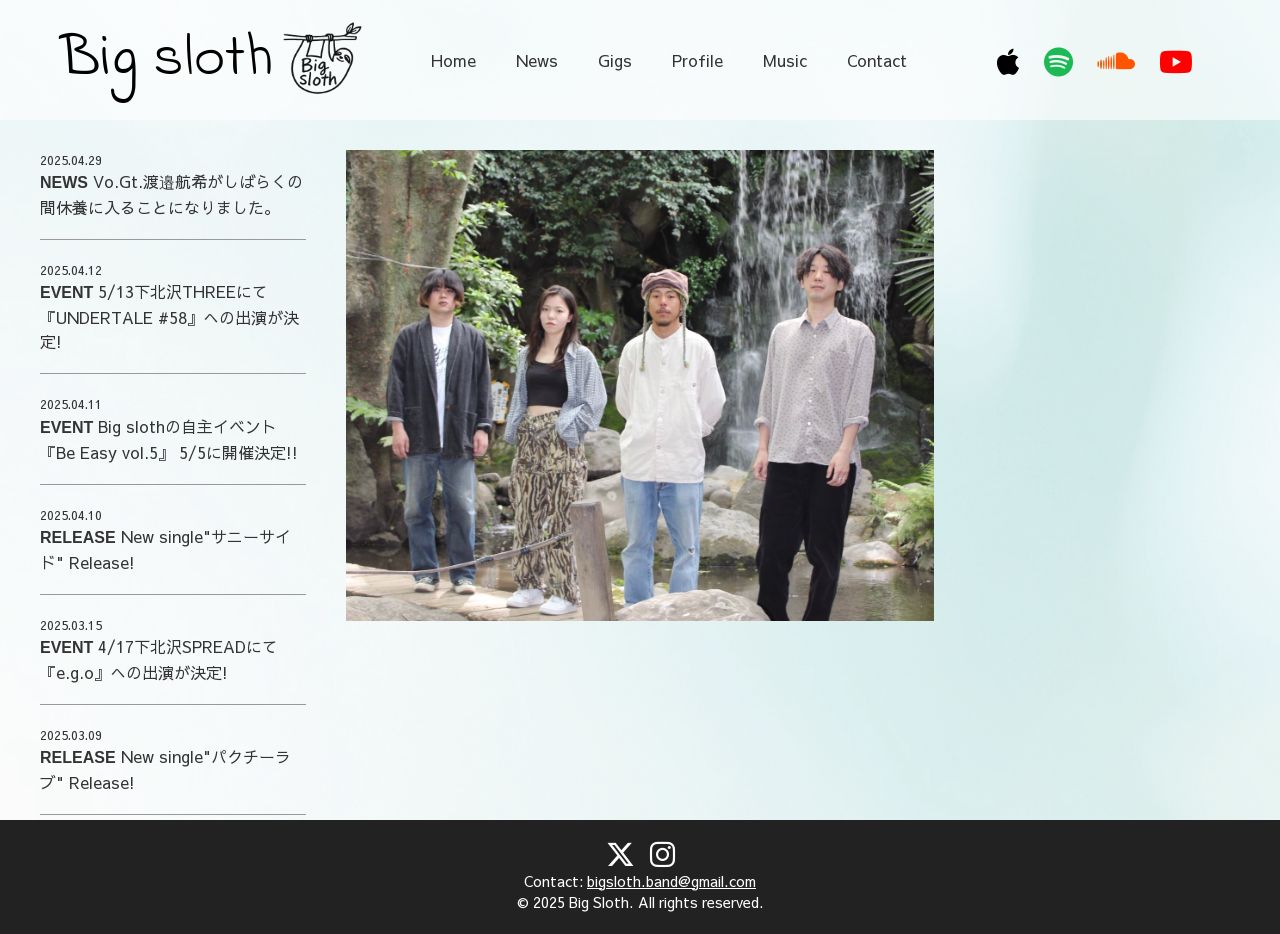
<file: index.html>
<!DOCTYPE html>
<html lang="ja">

<head>
    <meta charset="UTF-8">
    <meta name="viewport" content="width=device-width, initial-scale=1.0">
    <title>Big sloth Official Website</title>
    <link rel="stylesheet" href="style.css">
    <link href="https://fonts.googleapis.com/css2?family=Indie+Flower&display=swap" rel="stylesheet">
    <link rel="stylesheet" href="https://cdnjs.cloudflare.com/ajax/libs/font-awesome/6.5.0/css/all.min.css">
    <link href="https://fonts.googleapis.com/css2?family=Patrick+Hand&display=swap" rel="stylesheet">
    <link href="https://fonts.googleapis.com/css2?family=Sawarabi+Gothic&display=swap" rel="stylesheet">
</head>

<body>
    <div class="loader">
        <img src="logo2.png" alt="ロゴ" class="spin-logo">
    </div>
    <header>
        <a href="index.html">
        <div class="logoSet">
            <h1>Big sloth</h1>
            <img src="logo2.png" class="headerLogo">
        </div>
        </a>

        <div class="menuWrapper">
            <button class="menuBtn">
                <span class="line"></span>
                <span class="line"></span>
                <span class="line"></span>
            </button>
            <span class="menuLabel">menu</span>
        </div>

        <nav class="nav">
            <ul>
                <li><a href="index.html">Home</a></li>
                <li><a href="news.html">News</a></li>
                <li><a href="gigs.html">Gigs</a></li>
                <li><a href="profile.html">Profile</a></li>
                <li><a href="music.html">Music</a></li>
                <li><a href="contact.html">Contact</a></li>
            </ul>
        </nav>
        <div class="socialWrapper">
            <div class="social-icons">
                <a href="https://music.apple.com/jp/artist/big-sloth/1741280566" target="_blank" class="apple"><i class="fab fa-apple"></i></a>
                <a href="https://open.spotify.com/artist/1zW0ogJSvcsZIZb7Ex1i2H?si=dF8A2GWOS1K4YF1PHN8T7w" target="_blank" class="spotify"><i class="fab fa-spotify"></i></a>
                <a href="https://on.soundcloud.com/viHVTxwxG7yTcqpKA" target="_blank" class="soundcloud"><i
                        class="fab fa-soundcloud"></i></a>
                <a href="https://youtube.com/@bigslothband?si=h_ja0pDxXnEyfx40" target="_blank" class="youtube"><i class="fab fa-youtube"></i></a>
            </div>
        </div>
    </header>

    <div id="home">
        <div class="homeLeft">
            <h2>What's new???</h2>
            <div class="newsText" onclick="location.href='news.html#news20250429';">
                <p class="homeDate">2025.04.29</p>
                <p class="homeNewsText"><span class="homeCategory">NEWS</span>  Vo.Gt.渡邉航希がしばらくの間休養に入ることになりました。</p>
            </div>
            <div class="newsText" onclick="location.href='news.html#news20250412';">
                <p class="homeDate">2025.04.12</p>
                <p class="homeNewsText"><span class="homeCategory">EVENT</span>  5/13下北沢THREEにて『UNDERTALE #58』への出演が決定!</p>
            </div>
            <div class="newsText" onclick="location.href='news.html#news20250411';">
                <p class="homeDate">2025.04.11</p>
                <p class="homeNewsText"><span class="homeCategory">EVENT</span>  Big slothの自主イベント『Be Easy vol.5』 5/5に開催決定!!</p>
            </div>
            <div class="newsText" onclick="location.href='news.html#news20250410';">
                <p class="homeDate">2025.04.10</p>
                <p class="homeNewsText"><span class="homeCategory">RELEASE</span>  New single"サニーサイド" Release!</p>
            </div>
            <div class="newsText" onclick="location.href='news.html#news20250315';">
                <p class="homeDate">2025.03.15</p>
                <p class="homeNewsText"><span class="homeCategory">EVENT</span>  4/17下北沢SPREADにて『e.g.o』への出演が決定!</p>
            </div>
            <div class="newsText" onclick="location.href='news.html#news20250309';">
                <p class="homeDate">2025.03.09</p>
                <p class="homeNewsText"><span class="homeCategory">RELEASE</span>  New single"パクチーラブ" Release!</p>
            </div>
        </div>

        <div class="homeCenter">
            <img src="photo.jpg" alt="artistPhoto">
            <div class="phoneSocial">
                <a href="https://x.com/namakemono_band?s=21" target="_blank"><i class="fab fa-x-twitter fa-2x"></i></a>
                <a href="https://www.instagram.com/bigsloth_band?igsh=OXJsYmdhanZvc3Bi" target="_blank"><i class="fab fa-instagram fa-2x"></i></a>
                <a href="https://youtube.com/@bigslothband?si=h_ja0pDxXnEyfx40" target="_blank"><i class="fab fa-youtube"></i></a>
            </div>
            <div class="phoneSocial2">
                <a href="https://music.apple.com/jp/artist/big-sloth/1741280566" target="_blank" class="apple"><i class="fab fa-apple"></i></a>
                <a href="https://open.spotify.com/artist/1zW0ogJSvcsZIZb7Ex1i2H?si=dF8A2GWOS1K4YF1PHN8T7w" target="_blank" class="spotify"><i class="fab fa-spotify"></i></a>

            </div>
        </div>

        <div class="homeRight">
            <div class="videoWrapper">
                <iframe width="560" height="315" src="https://www.youtube.com/embed/j4r-dcNJQ1M?si=_4iDnhckVa9rt4iP" title="YouTube video player" frameborder="0" allow="accelerometer; autoplay; clipboard-write; encrypted-media; gyroscope; picture-in-picture; web-share" referrerpolicy="strict-origin-when-cross-origin" allowfullscreen></iframe>
            </div>
            <div class="videoWrapper">
                <iframe width="560" height="315" src="https://www.youtube.com/embed/HGg_AYFpu80?si=rQj8H1-8ak3mNzRJ" title="YouTube video player" frameborder="0" allow="accelerometer; autoplay; clipboard-write; encrypted-media; gyroscope; picture-in-picture; web-share" referrerpolicy="strict-origin-when-cross-origin" allowfullscreen></iframe>
            </div>
            <div class="videoWrapper">
                <iframe width="560" height="315" src="https://www.youtube.com/embed/iLQ2lE0NVCI?si=bAEPVm0hEQF_KSZ-" title="YouTube video player" frameborder="0" allow="accelerometer; autoplay; clipboard-write; encrypted-media; gyroscope; picture-in-picture; web-share" referrerpolicy="strict-origin-when-cross-origin" allowfullscreen></iframe>
            </div>
        </div>

        <!-- スマホ＝＝＝＝＝＝ -->
        <div class="whatsNew">
            <h1>What's new???</h1>
            <div class="homeText">
                <p class="homeDate">2025.04.29</p>
                <p class="homeNewsText"><span class="homeCategory">NEWS</span>  Vo.Gt.渡邉航希がしばらくの間休養に入ることになりました。</p>
            </div>
            <div class="homeText" id="example">
                <p class="homeDate">2025.04.12</p>
                <p class="homeNewsText"><span class="homeCategory">EVENT</span>  5/13下北沢THREEにて『UNDERTALE #58』への出演が決定!</p>
            </div>
            <div class="homeText" id="example">
            <p class="homeDate">2025.04.11</p>
                <p class="homeNewsText"><span class="homeCategory">EVENT</span>  Big slothの自主イベント『Be Easy vol.5』 5/5に開催決定!!</p>
            </div>
        </div>   

        <div class="checkNow">
            <h1>Check our vibes!!</h1>
            <div class="youtubeWrapper">
                <iframe width="560" height="315" src="https://www.youtube.com/embed/j4r-dcNJQ1M?si=_4iDnhckVa9rt4iP" title="YouTube video player" frameborder="0" allow="accelerometer; autoplay; clipboard-write; encrypted-media; gyroscope; picture-in-picture; web-share" referrerpolicy="strict-origin-when-cross-origin" allowfullscreen></iframe>
            </div>
            <div class="youtubeWrapper">
                <iframe width="560" height="315" src="https://www.youtube.com/embed/iLQ2lE0NVCI?si=bAEPVm0hEQF_KSZ-" title="YouTube video player" frameborder="0" allow="accelerometer; autoplay; clipboard-write; encrypted-media; gyroscope; picture-in-picture; web-share" referrerpolicy="strict-origin-when-cross-origin" allowfullscreen></iframe>
            </div>
        </div>
    </div>
    <footer class="siteFooter">
        <div class="footerSNS">
          <a href="https://x.com/namakemono_band?s=21" target="_blank">
            <i class="fab fa-x-twitter fa-2x"></i>
          </a>
          <a href="https://www.instagram.com/bigsloth_band?igsh=OXJsYmdhanZvc3Bi" target="_blank">
            <i class="fab fa-instagram fa-2x"></i>
          </a>
        </div>
        <p>Contact: <a href="mailto:bigsloth.band@gmail.com">bigsloth.band@gmail.com</a></p>
        <p>&copy; 2025 Big Sloth. All rights reserved.</p>
      </footer>


    <script src="script.js"></script>
</body>

</html>
</file>
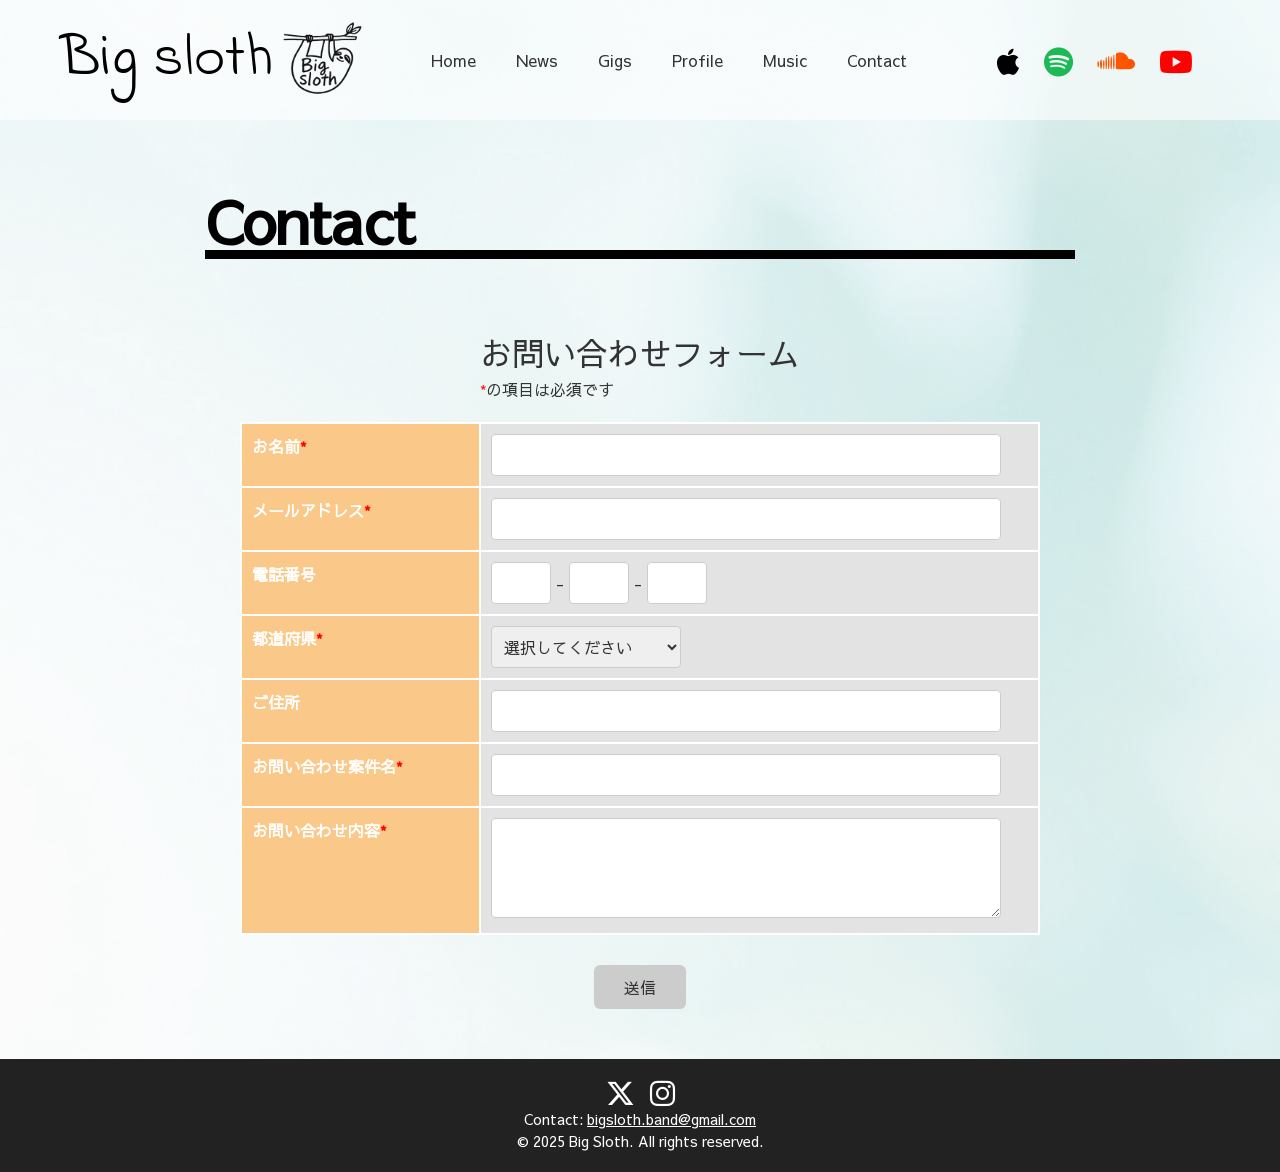
<file: contact.html>
<!DOCTYPE html>
<html lang="ja">

<head>
    <meta charset="UTF-8">
    <meta name="viewport" content="width=device-width, initial-scale=1.0">
    <title>Big sloth Official Website</title>
    <link rel="stylesheet" href="style.css">
    <link href="https://fonts.googleapis.com/css2?family=Indie+Flower&display=swap" rel="stylesheet">
    <link rel="stylesheet" href="https://cdnjs.cloudflare.com/ajax/libs/font-awesome/6.5.0/css/all.min.css">
    <link href="https://fonts.googleapis.com/css2?family=Patrick+Hand&display=swap" rel="stylesheet">
    <link href="https://fonts.googleapis.com/css2?family=Sawarabi+Gothic&display=swap" rel="stylesheet">
</head>

<body>
    <header>
        <a href="index.html">
            <div class="logoSet">
                <!-- <img src="logo2.png" class="headerLogo"> -->
                <h1>Big sloth</h1>
                <img src="logo2.png" class="headerLogo">
            </div>
        </a>

        <div class="menuWrapper">
            <button class="menuBtn">
                <span class="line"></span>
                <span class="line"></span>
                <span class="line"></span>
            </button>
            <span class="menuLabel">menu</span>
        </div>

        <nav class="nav">
            <ul>
                <li><a href="index.html">Home</a></li>
                <li><a href="news.html">News</a></li>
                <li><a href="gigs.html">Gigs</a></li>
                <li><a href="profile.html">Profile</a></li>
                <li><a href="music.html">Music</a></li>
                <li><a href="contact.html">Contact</a></li>
            </ul>
        </nav>
        <div class="socialWrapper">
            <div class="social-icons">
                <a href="https://music.apple.com/jp/artist/big-sloth/1741280566" target="_blank" class="apple"><i
                        class="fab fa-apple"></i></a>
                <a href="https://open.spotify.com/artist/1zW0ogJSvcsZIZb7Ex1i2H?si=dF8A2GWOS1K4YF1PHN8T7w"
                    target="_blank" class="spotify"><i class="fab fa-spotify"></i></a>
                <a href="https://on.soundcloud.com/viHVTxwxG7yTcqpKA" target="_blank" class="soundcloud"><i
                        class="fab fa-soundcloud"></i></a>
                <a href="https://youtube.com/@bigslothband?si=h_ja0pDxXnEyfx40" target="_blank" class="youtube"><i
                        class="fab fa-youtube"></i></a>
            </div>
        </div>
    </header>

    <div id="contact">
        <div class="container">
            <h1 class="pageTitle">Contact</h1>
            <div class="form-header">
                <div class="form-header-inner">
                    <h1>お問い合わせフォーム</h1>
                    <p><span class="required">*</span>の項目は必須です</p>
                </div>
            </div>
            <form action="https://formspree.io/f/xwpolwqb" method="post">
                <table>
                    <tr>
                        <th>お名前<span class="required">*</span></th>
                        <td><input type="text" name="name" class="nameInput" required></td>
                    </tr>
                    <tr>
                        <th>メールアドレス<span class="required">*</span></th>
                        <td><input type="email" name="email" class="emailInput" required></td>
                    </tr>
                    <tr>
                        <th>電話番号</th>
                        <td class="teleInput">
                            <input type="text" name="tel1" size="4"> -
                            <input type="text" name="tel2" size="4"> -
                            <input type="text" name="tel3" size="4">
                        </td>
                    </tr>
                    <tr>
                        <th>都道府県<span class="required">*</span></th>
                        <td>
                            <select name="pref" class="prefInput" required>
                                <option value="">選択してください</option>
                                <option value="北海道">北海道</option>
                                <option value="青森県">青森県</option>
                                <option value="岩手県">岩手県</option>
                                <option value="宮城県">宮城県</option>
                                <option value="秋田県">秋田県</option>
                                <option value="山形県">山形県</option>
                                <option value="福島県">福島県</option>
                                <option value="茨城県">茨城県</option>
                                <option value="栃木県">栃木県</option>
                                <option value="群馬県">群馬県</option>
                                <option value="埼玉県">埼玉県</option>
                                <option value="千葉県">千葉県</option>
                                <option value="東京都">東京都</option>
                                <option value="神奈川県">神奈川県</option>
                                <option value="新潟県">新潟県</option>
                                <option value="富山県">富山県</option>
                                <option value="石川県">石川県</option>
                                <option value="福井県">福井県</option>
                                <option value="山梨県">山梨県</option>
                                <option value="長野県">長野県</option>
                                <option value="岐阜県">岐阜県</option>
                                <option value="静岡県">静岡県</option>
                                <option value="愛知県">愛知県</option>
                                <option value="三重県">三重県</option>
                                <option value="滋賀県">滋賀県</option>
                                <option value="京都府">京都府</option>
                                <option value="大阪府">大阪府</option>
                                <option value="兵庫県">兵庫県</option>
                                <option value="奈良県">奈良県</option>
                                <option value="和歌山県">和歌山県</option>
                                <option value="鳥取県">鳥取県</option>
                                <option value="島根県">島根県</option>
                                <option value="岡山県">岡山県</option>
                                <option value="広島県">広島県</option>
                                <option value="山口県">山口県</option>
                                <option value="徳島県">徳島県</option>
                                <option value="香川県">香川県</option>
                                <option value="愛媛県">愛媛県</option>
                                <option value="高知県">高知県</option>
                                <option value="福岡県">福岡県</option>
                                <option value="佐賀県">佐賀県</option>
                                <option value="長崎県">長崎県</option>
                                <option value="熊本県">熊本県</option>
                                <option value="大分県">大分県</option>
                                <option value="宮崎県">宮崎県</option>
                                <option value="鹿児島県">鹿児島県</option>
                                <option value="沖縄県">沖縄県</option>
                            </select>
                        </td>
                    </tr>
                    <tr>
                        <th>ご住所</th>
                        <td><input type="text" name="address" class="addressInput"></td>
                    </tr>
                    <tr>
                        <th>お問い合わせ案件名<span class="required">*</span></th>
                        <td><input type="text" name="subject" class="textInput" required></td>
                    </tr>
                    <tr>
                        <th>お問い合わせ内容<span class="required">*</span></th>
                        <td><textarea name="message" maxlength="750" class="messageInput" required></textarea></td>
                    </tr>
                </table>

                <div class="submit-btn">
                    <button type="submit">送信</button>
                </div>
            </form>
        </div>
    </div>
    <footer class="siteFooter">
        <div class="footerSNS">
            <a href="https://x.com/namakemono_band?s=21" target="_blank">
                <i class="fab fa-x-twitter fa-2x"></i>
            </a>
            <a href="https://www.instagram.com/bigsloth_band?igsh=OXJsYmdhanZvc3Bi" target="_blank">
                <i class="fab fa-instagram fa-2x"></i>
            </a>
        </div>
        <p>Contact: <a href="mailto:bigsloth.band@gmail.com">bigsloth.band@gmail.com</a></p>
        <p>&copy; 2025 Big Sloth. All rights reserved.</p>
    </footer>


    <script src="script.js"></script>
</body>

</html>
</file>
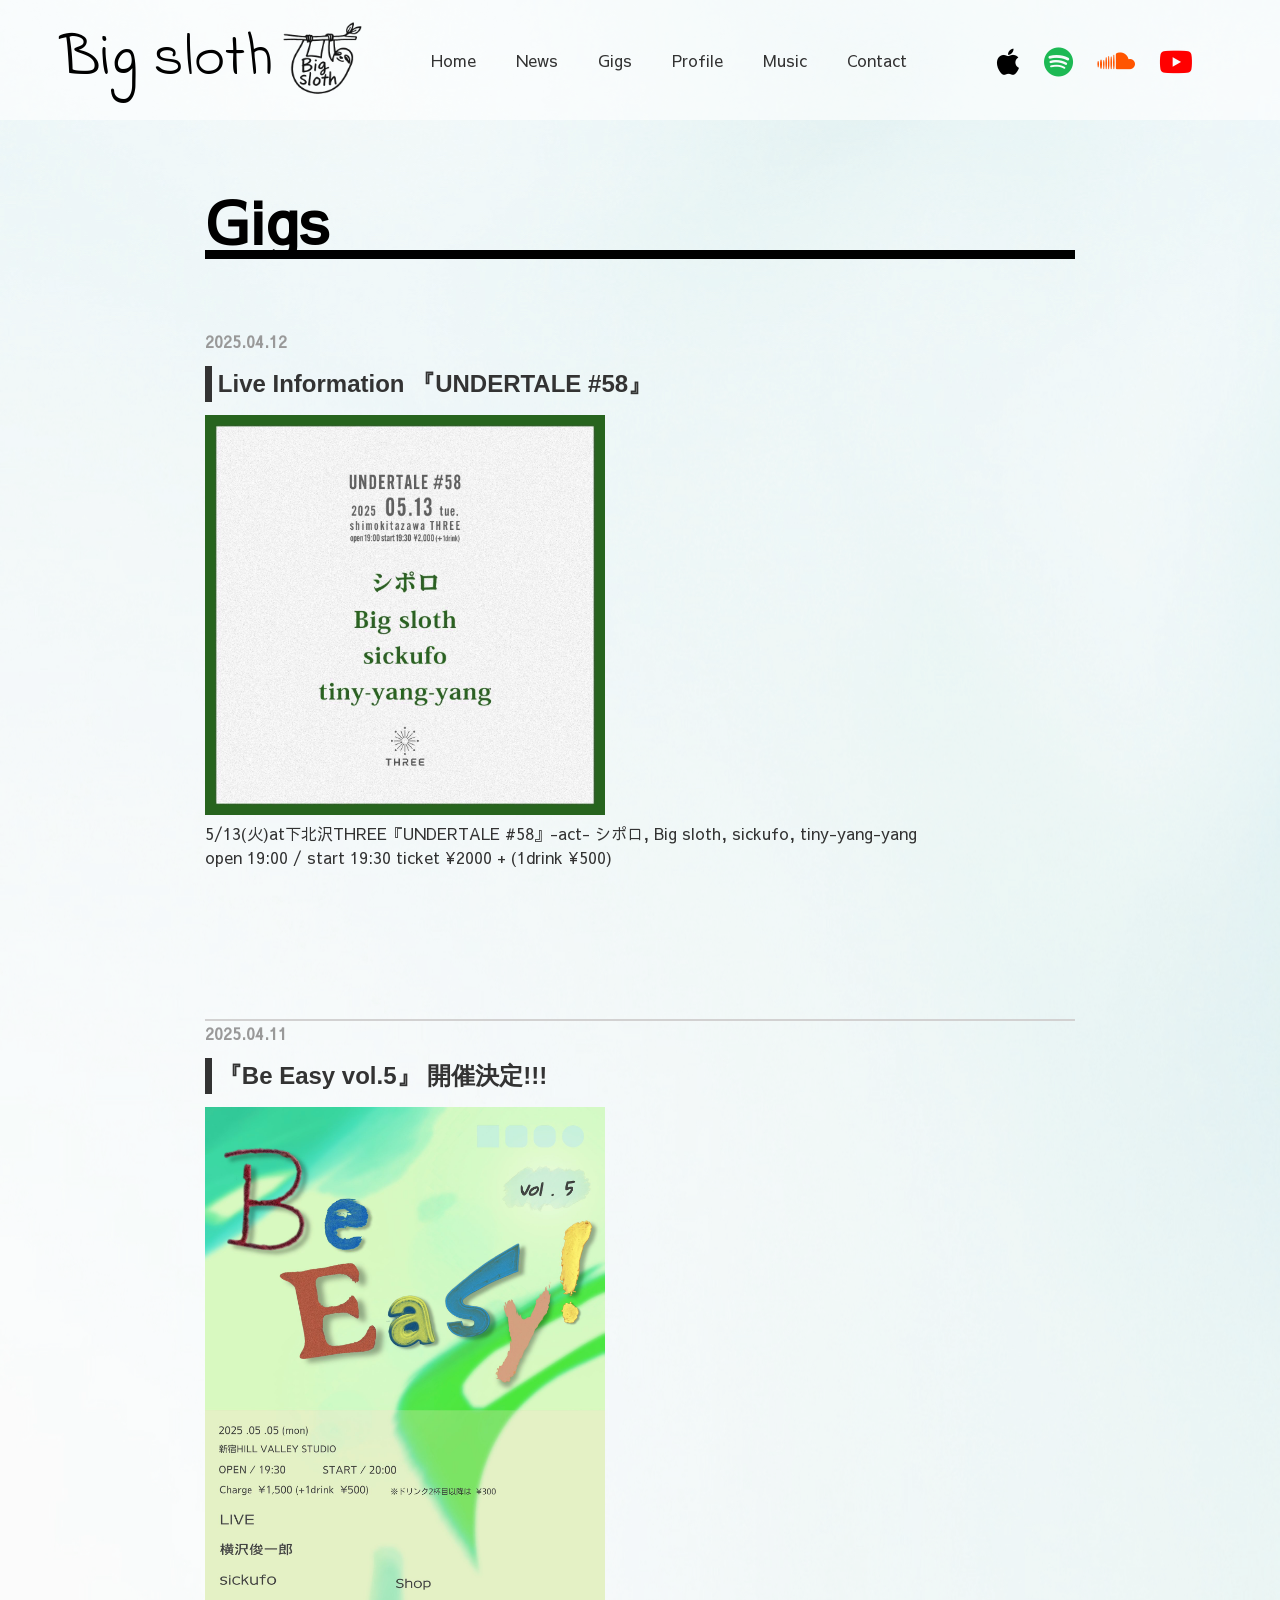
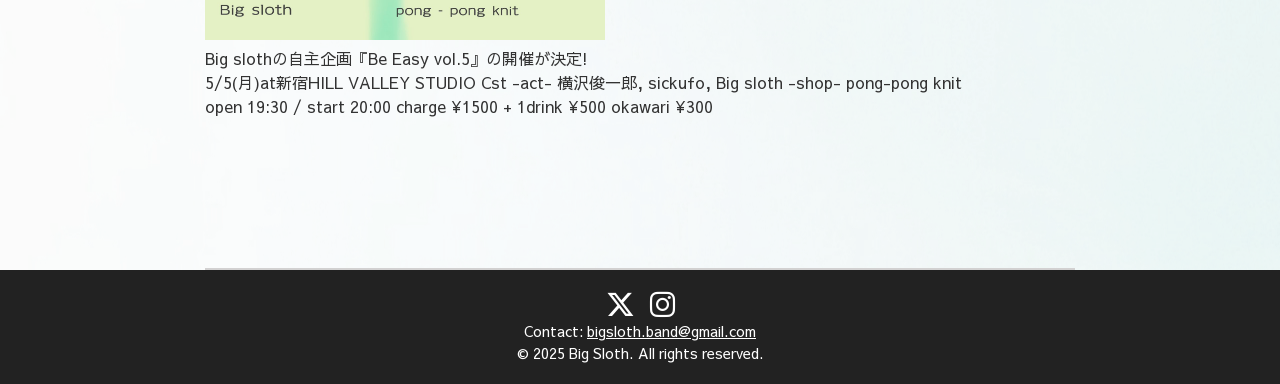
<file: gigs.html>
<!DOCTYPE html>
<html lang="ja">

<head>
    <meta charset="UTF-8">
    <meta name="viewport" content="width=device-width, initial-scale=1.0">
    <title>Big sloth Official Website</title>
    <link rel="stylesheet" href="style.css">
    <link href="https://fonts.googleapis.com/css2?family=Indie+Flower&display=swap" rel="stylesheet">
    <link rel="stylesheet" href="https://cdnjs.cloudflare.com/ajax/libs/font-awesome/6.5.0/css/all.min.css">
    <link href="https://fonts.googleapis.com/css2?family=Patrick+Hand&display=swap" rel="stylesheet">
    <link href="https://fonts.googleapis.com/css2?family=Sawarabi+Gothic&display=swap" rel="stylesheet">
</head>

<body>
    <header>
        <a href="index.html">
        <div class="logoSet">
            <h1>Big sloth</h1>
            <img src="logo2.png" class="headerLogo">
        </div>
        </a>

        <div class="menuWrapper">
            <button class="menuBtn">
                <span class="line"></span>
                <span class="line"></span>
                <span class="line"></span>
            </button>
            <span class="menuLabel">menu</span>
        </div>

        <nav class="nav">
            <ul>
                <li><a href="index.html">Home</a></li>
                <li><a href="news.html">News</a></li>
                <li><a href="gigs.html">Gigs</a></li>
                <li><a href="profile.html">Profile</a></li>
                <li><a href="music.html">Music</a></li>
                <li><a href="contact.html">Contact</a></li>
            </ul>
        </nav>
        <div class="socialWrapper">
            <div class="social-icons">
                <a href="https://music.apple.com/jp/artist/big-sloth/1741280566" target="_blank" class="apple"><i
                        class="fab fa-apple"></i></a>
                <a href="https://open.spotify.com/artist/1zW0ogJSvcsZIZb7Ex1i2H?si=dF8A2GWOS1K4YF1PHN8T7w"
                    target="_blank" class="spotify"><i class="fab fa-spotify"></i></a>
                <a href="https://on.soundcloud.com/viHVTxwxG7yTcqpKA" target="_blank" class="soundcloud"><i
                        class="fab fa-soundcloud"></i></a>
                <a href="https://youtube.com/@bigslothband?si=h_ja0pDxXnEyfx40" target="_blank" class="youtube"><i
                        class="fab fa-youtube"></i></a>
            </div>
        </div>
    </header>

    <div id="gigs">
        <div class="container">
            <h1 class="pageTitle">Gigs</h1>
            <div class="newsWrapper">
                <div class="newsContent" id="news20250412">
                    <p class="newsDate">2025.04.12</p>
                    <h2 class="newsTitle">Live Information 『UNDERTALE #58』</h2> 
                    <img src="0513.jpeg" class="newsImg">
                    <p class="newsTexts">5/13(火)at下北沢THREE『UNDERTALE #58』-act- シポロ, Big sloth, sickufo, tiny-yang-yang<br>open 19:00 / start 19:30 ticket ¥2000 + (1drink ¥500)</p>
                </div>
            </div>
            <div class="newsWrapper">
                <div class="newsContent" id="news20250411">
                    <p class="newsDate">2025.04.11</p>
                    <h2 class="newsTitle">『Be Easy vol.5』 開催決定!!!</h2>
                    <img src="BeEasy5.jpeg" class="newsImg">
                    <p class="newsTexts">Big slothの自主企画『Be Easy vol.5』の開催が決定!<br>5/5(月)at新宿HILL VALLEY STUDIO Cst -act- 横沢俊一郎, sickufo, Big sloth -shop- pong-pong knit<br>open 19:30 / start 20:00 charge ¥1500 + 1drink ¥500 okawari ¥300</p>
                </div>
            </div>
            </div>
            
        </div>
    </div>
    <footer class="siteFooter">
        <div class="footerSNS">
          <a href="https://x.com/namakemono_band?s=21" target="_blank">
            <i class="fab fa-x-twitter fa-2x"></i>
          </a>
          <a href="https://www.instagram.com/bigsloth_band?igsh=OXJsYmdhanZvc3Bi" target="_blank">
            <i class="fab fa-instagram fa-2x"></i>
          </a>
        </div>
        <p>Contact: <a href="mailto:bigsloth.band@gmail.com">bigsloth.band@gmail.com</a></p>
        <p>&copy; 2025 Big Sloth. All rights reserved.</p>
      </footer>


    <script src="script.js"></script>
</body>

</html>
</file>
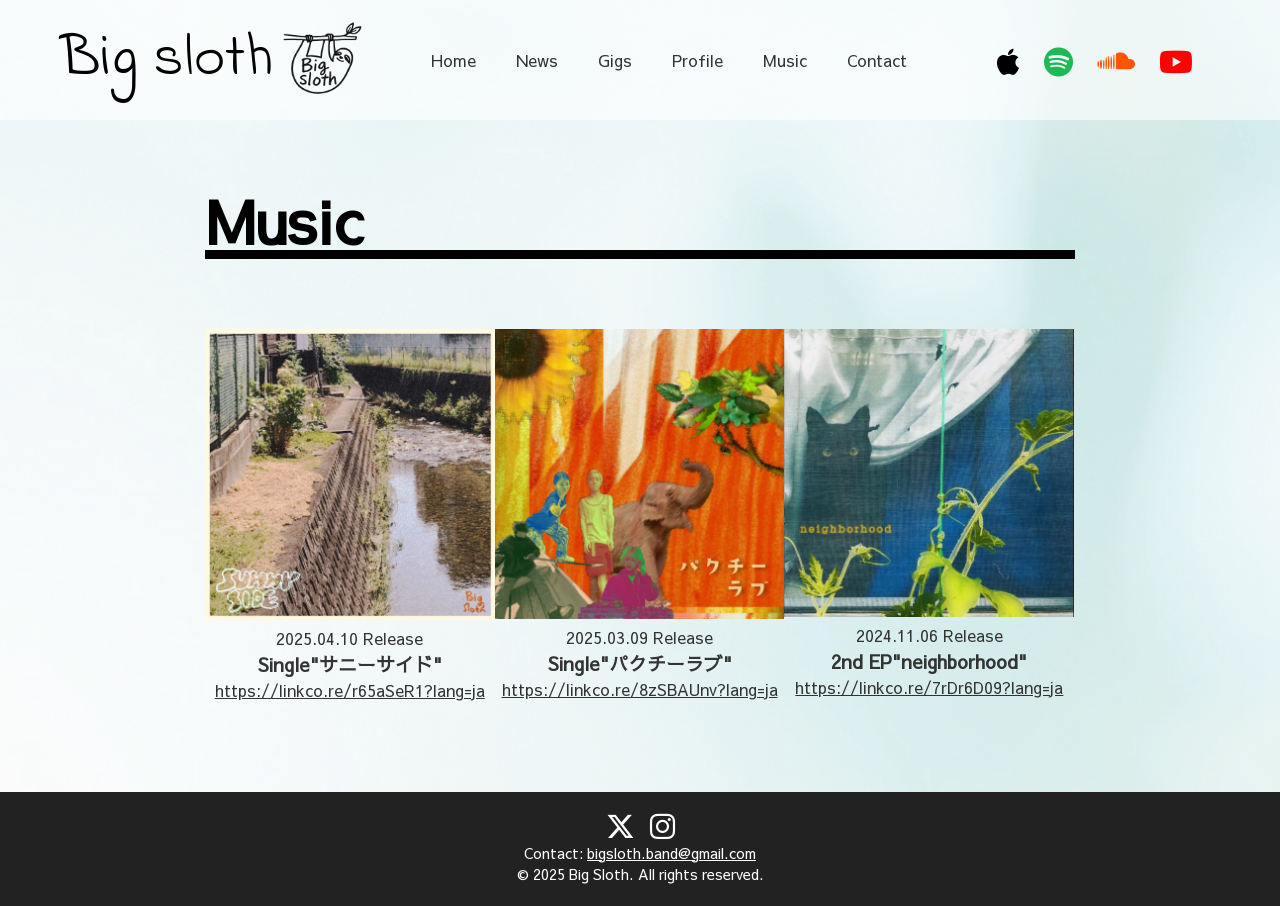
<file: music.html>
<!DOCTYPE html>
<html lang="ja">

<head>
    <meta charset="UTF-8">
    <meta name="viewport" content="width=device-width, initial-scale=1.0">
    <title>Big sloth Official Website</title>
    <link rel="stylesheet" href="style.css">
    <link href="https://fonts.googleapis.com/css2?family=Indie+Flower&display=swap" rel="stylesheet">
    <link rel="stylesheet" href="https://cdnjs.cloudflare.com/ajax/libs/font-awesome/6.5.0/css/all.min.css">
    <link href="https://fonts.googleapis.com/css2?family=Patrick+Hand&display=swap" rel="stylesheet">
    <link href="https://fonts.googleapis.com/css2?family=Sawarabi+Gothic&display=swap" rel="stylesheet">
</head>

<body>
    <header>
        <a href="index.html">
        <div class="logoSet">
            <!-- <img src="logo2.png" class="headerLogo"> -->
            <h1>Big sloth</h1>
            <img src="logo2.png" class="headerLogo">
        </div>
        </a>

        <div class="menuWrapper">
            <button class="menuBtn">
                <span class="line"></span>
                <span class="line"></span>
                <span class="line"></span>
            </button>
            <span class="menuLabel">menu</span>
        </div>

        <nav class="nav">
            <ul>
                <li><a href="index.html">Home</a></li>
                <li><a href="news.html">News</a></li>
                <li><a href="gigs.html">Gigs</a></li>
                <li><a href="profile.html">Profile</a></li>
                <li><a href="music.html">Music</a></li>
                <li><a href="contact.html">Contact</a></li>
            </ul>
        </nav>
        <div class="socialWrapper">
            <div class="social-icons">
                <a href="https://music.apple.com/jp/artist/big-sloth/1741280566" target="_blank" class="apple"><i
                        class="fab fa-apple"></i></a>
                <a href="https://open.spotify.com/artist/1zW0ogJSvcsZIZb7Ex1i2H?si=dF8A2GWOS1K4YF1PHN8T7w"
                    target="_blank" class="spotify"><i class="fab fa-spotify"></i></a>
                <a href="https://on.soundcloud.com/viHVTxwxG7yTcqpKA" target="_blank" class="soundcloud"><i
                        class="fab fa-soundcloud"></i></a>
                <a href="https://youtube.com/@bigslothband?si=h_ja0pDxXnEyfx40" target="_blank" class="youtube"><i
                        class="fab fa-youtube"></i></a>
            </div>
        </div>
    </header>

    <div id="music">
        <div class="container">
            <h1 class="pageTitle">Music</h1>
            <div class="musicWrapper">
                <div class="musicContainer">
                    <img src="sunnyside.jpeg" class="jacket">
                    <p class="releaseDate">2025.04.10 Release</p>
                    <h3 class="alName">Single"サニーサイド"</h3>
                    <a href="https://linkco.re/r65aSeR1?lang=ja" class="musicLink">https://linkco.re/r65aSeR1?lang=ja</a>
                </div>
                <div class="musicContainer">
                    <img src="pakutii.jpeg" class="jacket">
                    <p class="releaseDate">2025.03.09 Release</p>
                    <h3 class="alName">Single"パクチーラブ"</h3>
                    <a href="https://linkco.re/8zSBAUnv?lang=ja" class="musicLink">https://linkco.re/8zSBAUnv?lang=ja</a>
                </div>
                <div class="musicContainer">
                    <img src="neighbor.jpeg" class="jacket">
                    <p class="releaseDate">2024.11.06 Release</p>
                    <h3 class="alName">2nd EP"neighborhood"</h3>
                    <a href="https://linkco.re/7rDr6D09?lang=ja" class="musicLink">https://linkco.re/7rDr6D09?lang=ja</a>
                </div>
            </div>
        </div>
    </div>
    <footer class="siteFooter">
        <div class="footerSNS">
            <a href="https://x.com/namakemono_band?s=21" target="_blank">
                <i class="fab fa-x-twitter fa-2x"></i>
            </a>
            <a href="https://www.instagram.com/bigsloth_band?igsh=OXJsYmdhanZvc3Bi" target="_blank">
                <i class="fab fa-instagram fa-2x"></i>
            </a>
        </div>
        <p>Contact: <a href="mailto:bigsloth.band@gmail.com">bigsloth.band@gmail.com</a></p>
        <p>&copy; 2025 Big Sloth. All rights reserved.</p>
    </footer>


    <script src="script.js"></script>
</body>

</html>
</file>
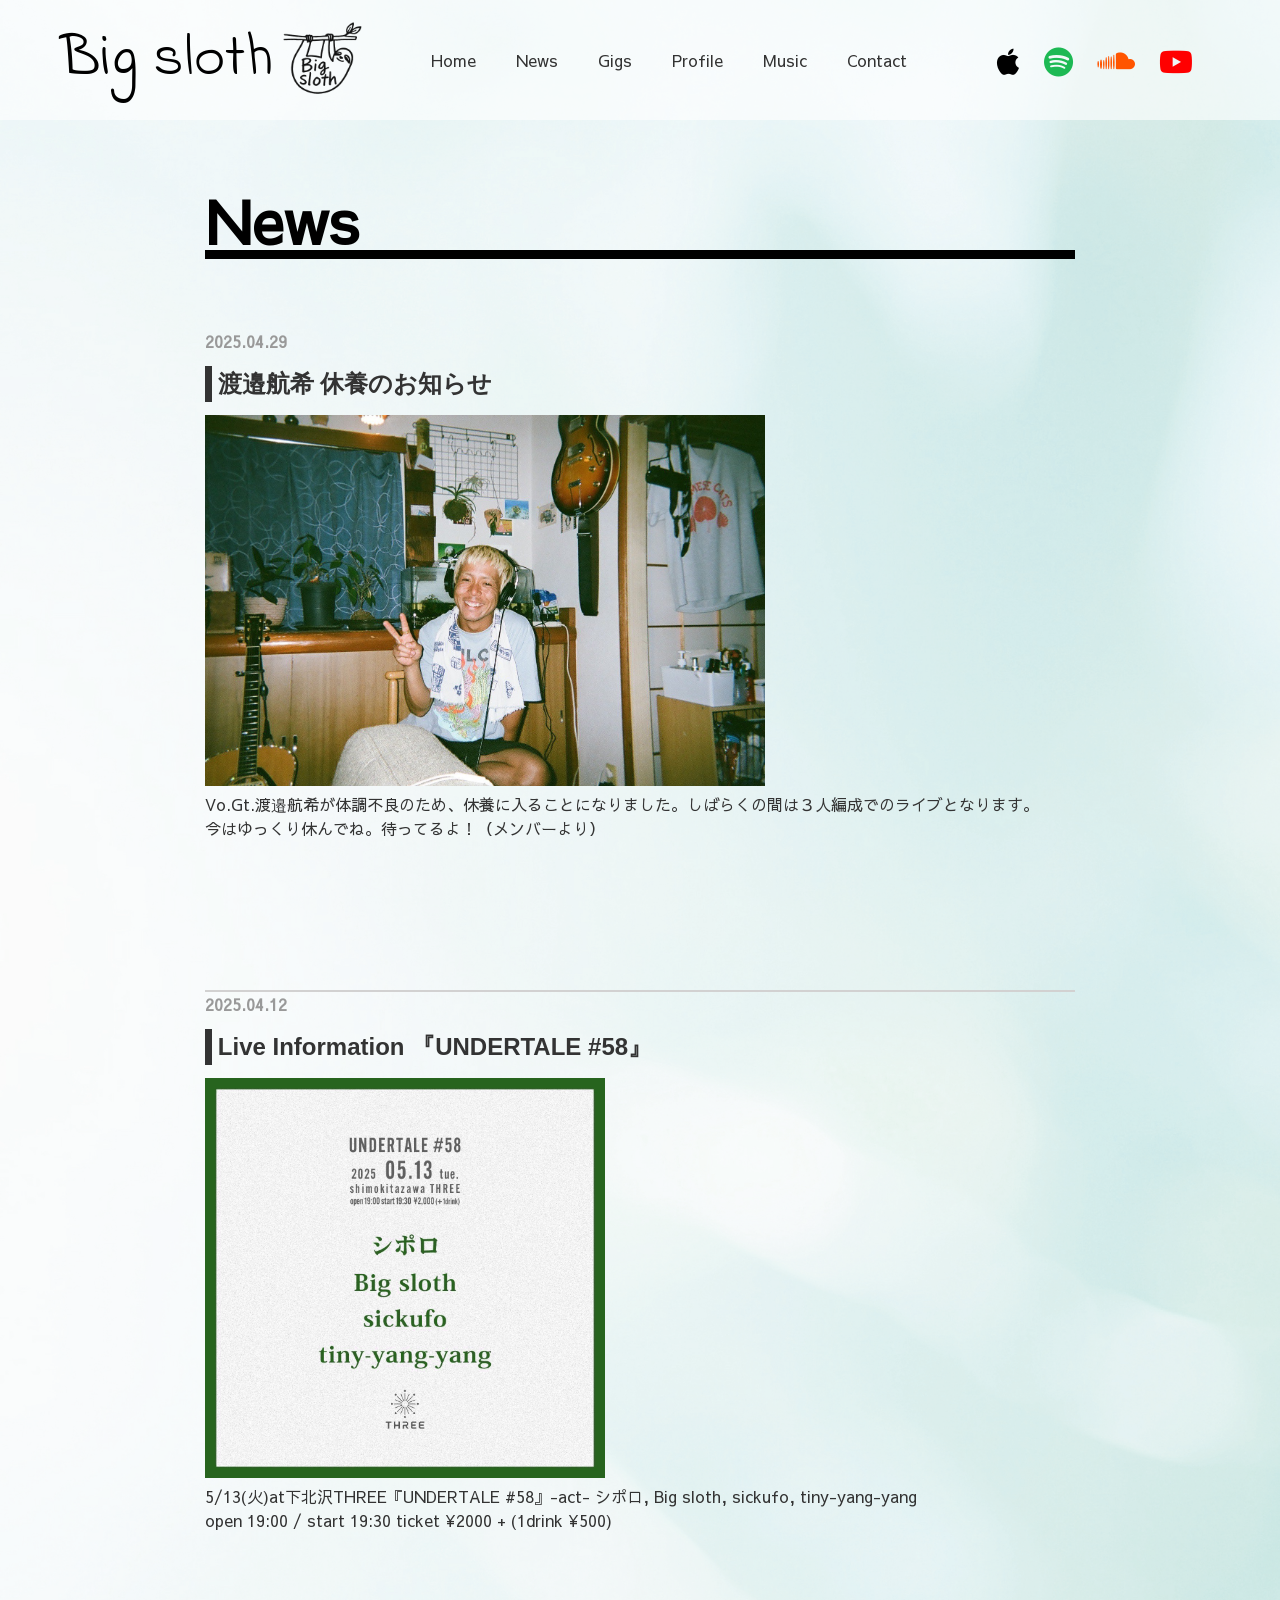
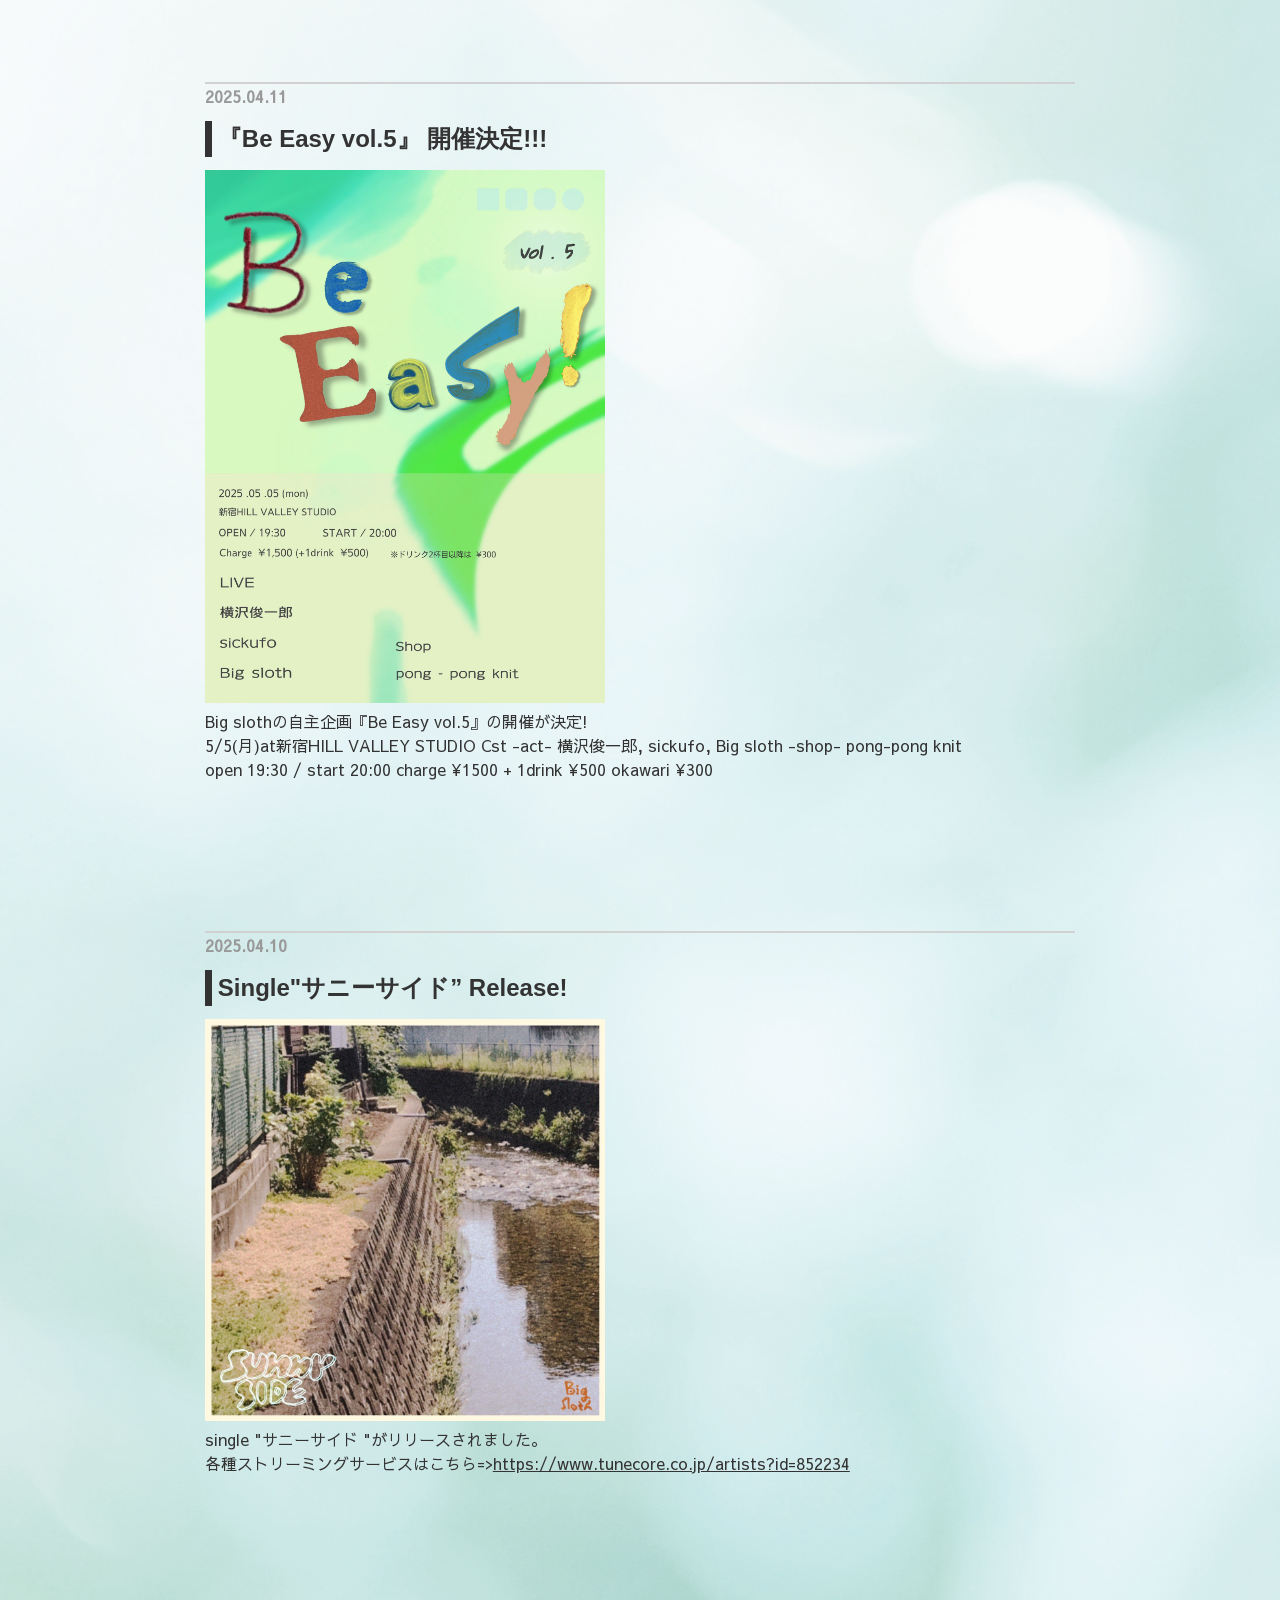
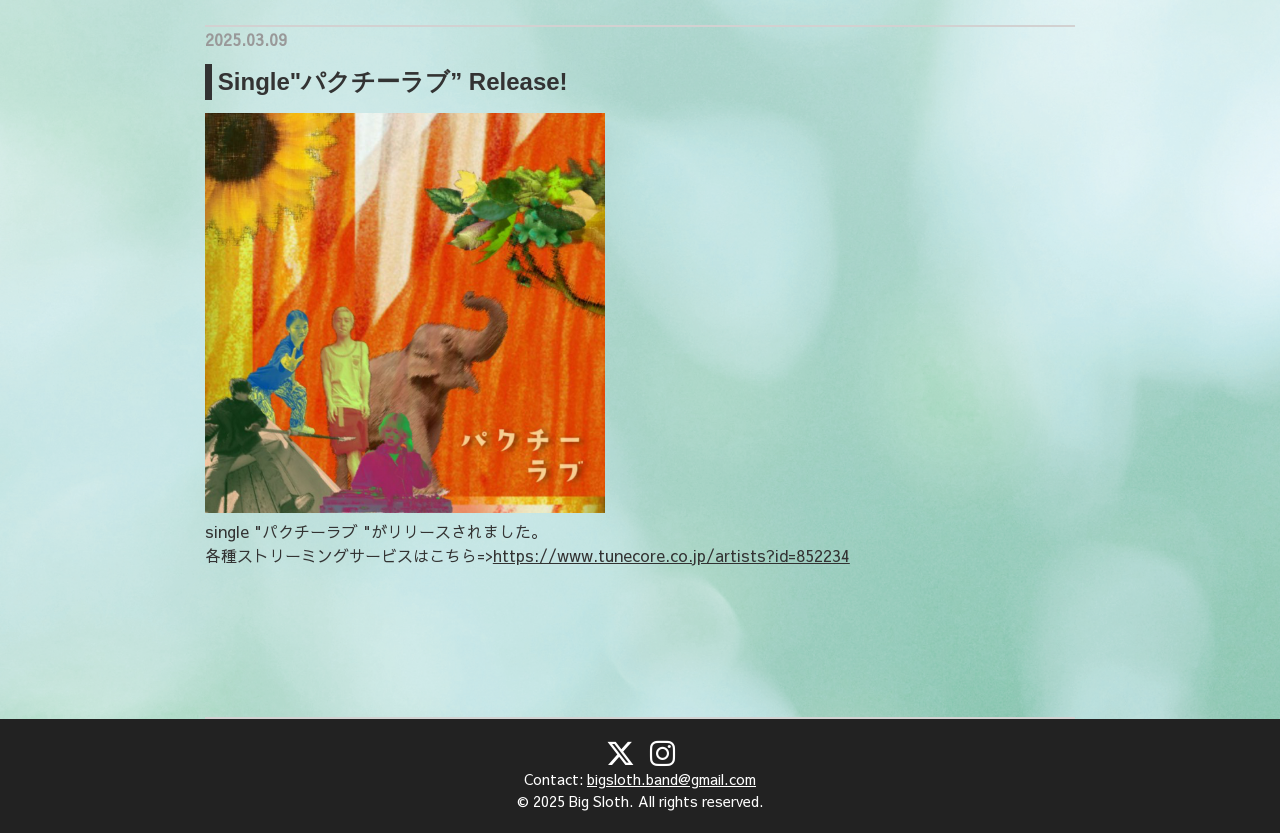
<file: news.html>
<!DOCTYPE html>
<html lang="ja">

<head>
    <meta charset="UTF-8">
    <meta name="viewport" content="width=device-width, initial-scale=1.0">
    <title>Big sloth Official Website</title>
    <link rel="stylesheet" href="style.css">
    <link href="https://fonts.googleapis.com/css2?family=Indie+Flower&display=swap" rel="stylesheet">
    <link rel="stylesheet" href="https://cdnjs.cloudflare.com/ajax/libs/font-awesome/6.5.0/css/all.min.css">
    <link href="https://fonts.googleapis.com/css2?family=Patrick+Hand&display=swap" rel="stylesheet">
    <link href="https://fonts.googleapis.com/css2?family=Sawarabi+Gothic&display=swap" rel="stylesheet">
</head>

<body>
    <header>
        <a href="index.html">
        <div class="logoSet">
            <!-- <img src="logo2.png" class="headerLogo"> -->
            <h1>Big sloth</h1>
            <img src="logo2.png" class="headerLogo">
        </div>
        </a>

        <div class="menuWrapper">
            <button class="menuBtn">
                <span class="line"></span>
                <span class="line"></span>
                <span class="line"></span>
            </button>
            <span class="menuLabel">menu</span>
        </div>

        <nav class="nav">
            <ul>
                <li><a href="index.html">Home</a></li>
                <li><a href="news.html">News</a></li>
                <li><a href="gigs.html">Gigs</a></li>
                <li><a href="profile.html">Profile</a></li>
                <li><a href="music.html">Music</a></li>
                <li><a href="contact.html">Contact</a></li>
            </ul>
        </nav>
        <div class="socialWrapper">
            <div class="social-icons">
                <a href="https://music.apple.com/jp/artist/big-sloth/1741280566" target="_blank" class="apple"><i
                        class="fab fa-apple"></i></a>
                <a href="https://open.spotify.com/artist/1zW0ogJSvcsZIZb7Ex1i2H?si=dF8A2GWOS1K4YF1PHN8T7w"
                    target="_blank" class="spotify"><i class="fab fa-spotify"></i></a>
                <a href="https://on.soundcloud.com/viHVTxwxG7yTcqpKA" target="_blank" class="soundcloud"><i
                        class="fab fa-soundcloud"></i></a>
                <a href="https://youtube.com/@bigslothband?si=h_ja0pDxXnEyfx40" target="_blank" class="youtube"><i
                        class="fab fa-youtube"></i></a>
            </div>
        </div>
    </header>

    <div id="news">
        <div class="container">
            <h1 class="pageTitle">News</h1>
            <div class="newsWrapper">
                <div class="newsContent" id="news20250429">
                    <p class="newsDate">2025.04.29</p>
                    <h2 class="newsTitle">渡邉航希 休養のお知らせ</h2>
                    <img src="kossan.jpeg" class="newsImg">
                    <p class="newsTexts">Vo.Gt.渡邉航希が体調不良のため、休養に入ることになりました。しばらくの間は３人編成でのライブとなります。<br>今はゆっくり休んでね。待ってるよ！（メンバーより）</p>
                </div>
            </div>
            <div class="newsWrapper">
                <div class="newsContent" id="news20250412">
                    <p class="newsDate">2025.04.12</p>
                    <h2 class="newsTitle">Live Information 『UNDERTALE #58』</h2> 
                    <img src="0513.jpeg" class="newsImg">
                    <p class="newsTexts">5/13(火)at下北沢THREE『UNDERTALE #58』-act- シポロ, Big sloth, sickufo, tiny-yang-yang<br>open 19:00 / start 19:30 ticket ¥2000 + (1drink ¥500)</p>
                </div>
            </div>
            <div class="newsWrapper">
                <div class="newsContent" id="news20250411">
                    <p class="newsDate">2025.04.11</p>
                    <h2 class="newsTitle">『Be Easy vol.5』 開催決定!!!</h2>
                    <img src="BeEasy5.jpeg" class="newsImg">
                    <p class="newsTexts">Big slothの自主企画『Be Easy vol.5』の開催が決定!<br>5/5(月)at新宿HILL VALLEY STUDIO Cst -act- 横沢俊一郎, sickufo, Big sloth -shop- pong-pong knit<br>open 19:30 / start 20:00 charge ¥1500 + 1drink ¥500 okawari ¥300</p>
                </div>
            </div>
            <div class="newsWrapper">
                <div class="newsContent" id="news20250410">
                    <p class="newsDate">2025.04.10</p>
                    <h2 class="newsTitle">Single"サニーサイド” Release!</h2>
                    <img src="sunnyside.jpeg" class="newsImg">
                    <p class="newsTexts">single "サニーサイド "がリリースされました。<br>各種ストリーミングサービスはこちら=><a href="https://www.tunecore.co.jp/artists?id=852234">https://www.tunecore.co.jp/artists?id=852234</a></p>
                </div>
            </div>
            <div class="newsWrapper">
                <div class="newsContent" id="news20250309">
                    <p class="newsDate">2025.03.09</p>
                    <h2 class="newsTitle">Single"パクチーラブ” Release!</h2>
                    <img src="pakutii.jpeg" class="newsImg">
                    <p class="newsTexts">single "パクチーラブ "がリリースされました。<br>各種ストリーミングサービスはこちら=><a href="https://www.tunecore.co.jp/artists?id=852234">https://www.tunecore.co.jp/artists?id=852234</a></p>
                </div>
            </div>
            
        </div>
    </div>
    <footer class="siteFooter">
        <div class="footerSNS">
          <a href="https://x.com/namakemono_band?s=21" target="_blank">
            <i class="fab fa-x-twitter fa-2x"></i>
          </a>
          <a href="https://www.instagram.com/bigsloth_band?igsh=OXJsYmdhanZvc3Bi" target="_blank">
            <i class="fab fa-instagram fa-2x"></i>
          </a>
        </div>
        <p>Contact: <a href="mailto:bigsloth.band@gmail.com">bigsloth.band@gmail.com</a></p>
        <p>&copy; 2025 Big Sloth. All rights reserved.</p>
      </footer>


    <script src="script.js"></script>
</body>

</html>
</file>
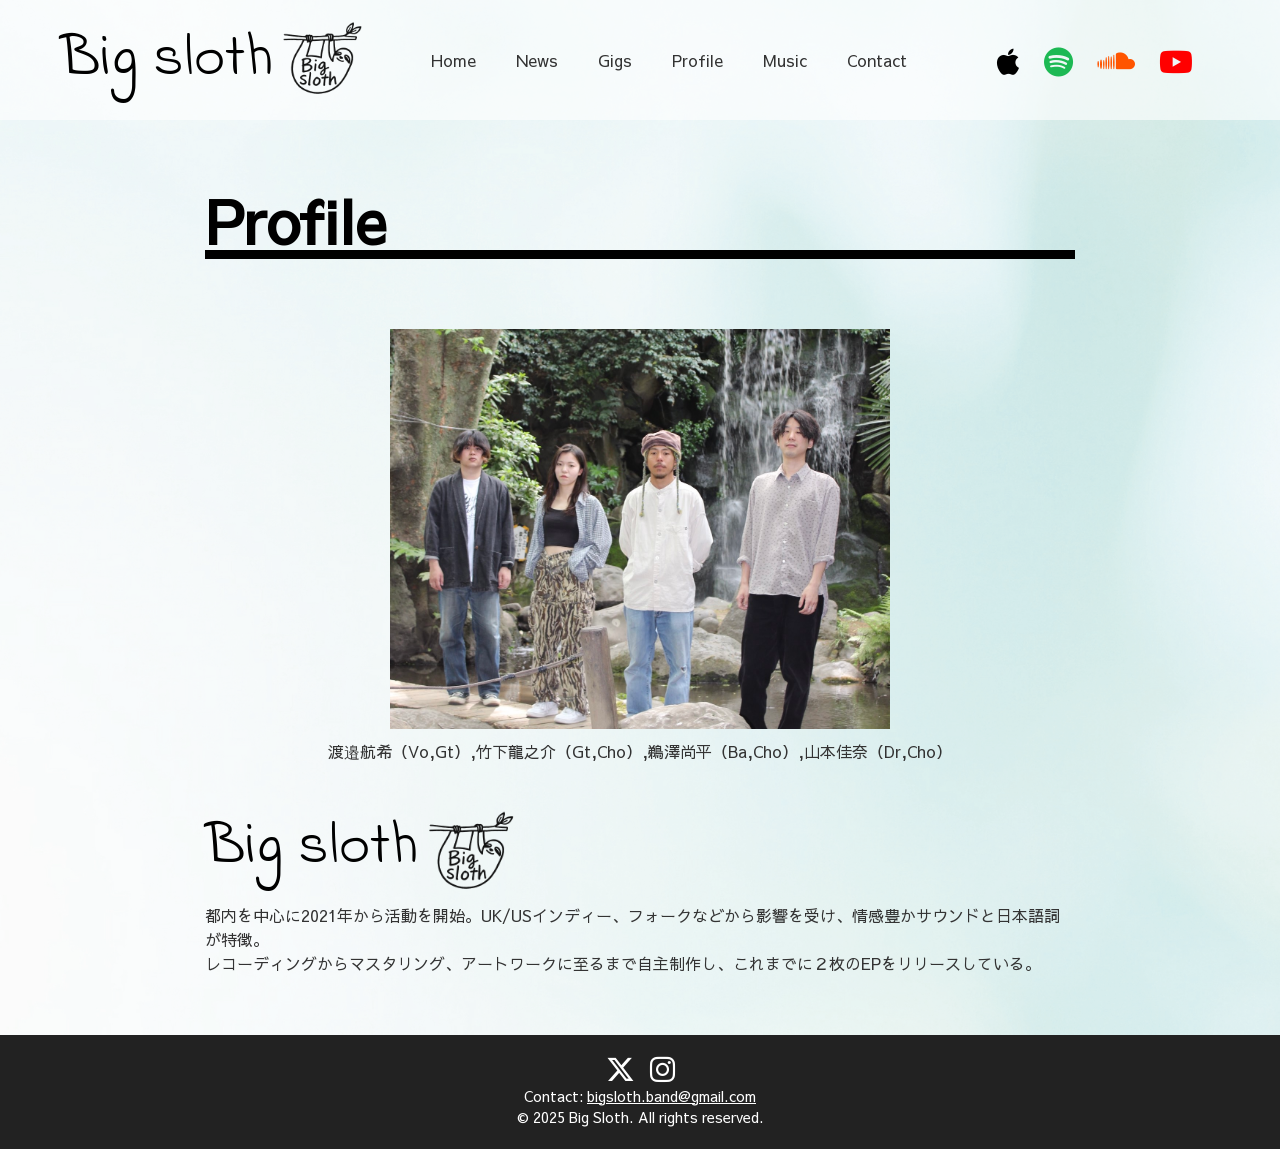
<file: profile.html>
<!DOCTYPE html>
<html lang="ja">

<head>
    <meta charset="UTF-8">
    <meta name="viewport" content="width=device-width, initial-scale=1.0">
    <title>Big sloth Official Website</title>
    <link rel="stylesheet" href="style.css">
    <link href="https://fonts.googleapis.com/css2?family=Indie+Flower&display=swap" rel="stylesheet">
    <link rel="stylesheet" href="https://cdnjs.cloudflare.com/ajax/libs/font-awesome/6.5.0/css/all.min.css">
    <link href="https://fonts.googleapis.com/css2?family=Patrick+Hand&display=swap" rel="stylesheet">
    <link href="https://fonts.googleapis.com/css2?family=Sawarabi+Gothic&display=swap" rel="stylesheet">
</head>

<body>
    <header>
        <a href="index.html">
        <div class="logoSet">
            <!-- <img src="logo2.png" class="headerLogo"> -->
            <h1>Big sloth</h1>
            <img src="logo2.png" class="headerLogo">
        </div>
        </a>

        <div class="menuWrapper">
            <button class="menuBtn">
                <span class="line"></span>
                <span class="line"></span>
                <span class="line"></span>
            </button>
            <span class="menuLabel">menu</span>
        </div>

        <nav class="nav">
            <ul>
                <li><a href="index.html">Home</a></li>
                <li><a href="news.html">News</a></li>
                <li><a href="gigs.html">Gigs</a></li>
                <li><a href="profile.html">Profile</a></li>
                <li><a href="music.html">Music</a></li>
                <li><a href="contact.html">Contact</a></li>
            </ul>
        </nav>
        <div class="socialWrapper">
            <div class="social-icons">
                <a href="https://music.apple.com/jp/artist/big-sloth/1741280566" target="_blank" class="apple"><i
                        class="fab fa-apple"></i></a>
                <a href="https://open.spotify.com/artist/1zW0ogJSvcsZIZb7Ex1i2H?si=dF8A2GWOS1K4YF1PHN8T7w"
                    target="_blank" class="spotify"><i class="fab fa-spotify"></i></a>
                <a href="https://on.soundcloud.com/viHVTxwxG7yTcqpKA" target="_blank" class="soundcloud"><i
                        class="fab fa-soundcloud"></i></a>
                <a href="https://youtube.com/@bigslothband?si=h_ja0pDxXnEyfx40" target="_blank" class="youtube"><i
                        class="fab fa-youtube"></i></a>
            </div>
        </div>
    </header>

    <div id="profile">
        <div class="container">
            <h1 class="pageTitle">Profile</h1>
            <div class="artistPhotoWrapper">
                <img src="photo.jpg" class="artistPhoto">
                <p class="memberName">渡邉航希（Vo,Gt）,竹下龍之介（Gt,Cho）,鵜澤尚平（Ba,Cho）,山本佳奈（Dr,Cho）</p>
                <div class="logoSet2">
                <h1 class="bandName">Big sloth</h1>
                <img src="logo2.png" class="profileLogo">
                </div>
            </div>
            
            <p class="profileText">都内を中心に2021年から活動を開始。UK/USインディー、フォークなどから影響を受け、情感豊かサウンドと日本語詞が特徴。<br>レコーディングからマスタリング、アートワークに至るまで自主制作し、これまでに２枚のEPをリリースしている。</p>
        </div>
    </div>
    <footer class="siteFooter">
        <div class="footerSNS">
          <a href="https://x.com/namakemono_band?s=21" target="_blank">
            <i class="fab fa-x-twitter fa-2x"></i>
          </a>
          <a href="https://www.instagram.com/bigsloth_band?igsh=OXJsYmdhanZvc3Bi" target="_blank">
            <i class="fab fa-instagram fa-2x"></i>
          </a>
        </div>
        <p>Contact: <a href="mailto:bigsloth.band@gmail.com">bigsloth.band@gmail.com</a></p>
        <p>&copy; 2025 Big Sloth. All rights reserved.</p>
      </footer>


    <script src="script.js"></script>
</body>

</html>
</file>
<file: style.css>
/* 1. 余計な余白を消す（リセット） */
* {
  margin: 0;
  padding: 0;
  box-sizing: border-box;
}

/* 2. 基本の文字設定 */
body {
  /* font-family: 'Arial', 'Helvetica', sans-serif; */
  font-family: 'Sawarabi Gothic', sans-serif;
  font-size: 16px;
  line-height: 1.5;
  color: #333;
  background-color: #fff;
}

/* 3. リンクの初期スタイル */
a {
  text-decoration: none;
  color: inherit;
}

/* 4. リストの初期設定 */
ul, ol {
  list-style: none;
}

/* 5. 画像のちょっとした調整 */
img {
  max-width: 100%;
  height: auto;
  vertical-align: bottom;
}

/* 6. ボタンとかinputのちょい調整 */
button, input, select, textarea {
  font: inherit;
  color: inherit;
}

/* 7. 見出し（h1〜h6）のちょい整理 */
h1, h2, h3, h4, h5, h6 {
  font-weight: normal;
}

#home {
  /* background-image: url('back.png'); */
  /* background-image: url('back2.WEBP'); */
  background-image: url('back13.PNG');
  background-repeat: no-repeat;
  background-size: cover;
}

/* #news {
  background-image: url('back.png');
  background-image: url('back5.jpg');
  background-repeat: no-repeat;
  background-size: cover;
} */

#news {
  background-image: url(back13.PNG);
  background-size: cover;
  background-repeat: repeat;

}

#music {
  background-image: url(back13.PNG);
  background-size: cover;
}

#contact {
  background-image: url(back13.PNG);
  background-size: cover;
  background-repeat: no-repeat;
  padding-bottom: 50px;
}

#profile {
  background-image: url(back13.PNG);
  background-repeat: no-repeat;
  background-size: cover;
}

#gigs {
  background-image: url(back13.PNG);
}


.loader {
  position: fixed;
  top: 0;
  left: 0;
  width: 100%;
  height: 100%;
  background-color: #fff; 
  display: flex;
  justify-content: center;
  align-items: center;
  z-index: 9999;
  transition: opacity 1s ease;
  opacity: 1;
  pointer-events: all;
}

.loader.fade-out {
  opacity: 0;
  pointer-events: none;
}

.spin-logo {
  width: 100px; 
  height: 100px;
  animation: spin 2s linear infinite;
}


@keyframes spin {
  0%   { transform: rotate(0deg); }
  100% { transform: rotate(360deg); }
}

header {
  width: 100%;
  height: 120px;
  position: fixed;
  top: 0;
  background-color: rgba(255, 255, 255, 0.6);
  display: flex;
  justify-content: space-between;
  align-items: center;
  padding: 0 20px;
  z-index: 1000;
}

.logoSet {
  display: flex;
  align-items: center;
}

.logoSet img {
  width: 93px;
}

.logoSet h1 {
  font-family: 'Indie Flower', cursive;
  font-size: 60px;
  color: black;
}

.menuWrapper {
    position: fixed;
    top: 20px;
    right: 20px;
    z-index: 1100;
}

.menuBtn {
    width: 40px;
    height: 30px;
    background: transparent;
    display: flex;
    flex-direction: column;
    justify-content: space-between;
    text-align: center;
    border: none;
    z-index: 1000;
    cursor: pointer;
}

.menuBtn.open .line:nth-child(1) {
  transform: translateY(13px) rotate(-45deg);
}

.menuBtn.open .line:nth-child(2) {
  opacity: 0;
}

.menuBtn.open .line:nth-child(3) {
  transform: translateY(-14px) rotate(45deg);
}

.line {
    width: 100%;
    height: 3px;
    border-radius: 3px;
    background-color: #333;
    transition: all 0.3s ease;
}

.nav {
    position: fixed;
    top: 0;
    right: -100%;
    height: 100%;
    width: 150px;
    background-color: #ffffffd6;
    transition: all 0.3s ease;
}

.nav.active {
  right: 0;
}

.nav ul {
  padding: 170px 30px;
}

.nav ul li {
  margin-bottom: 28px;
}

#home {
  display: flex;
  width: 100%;
  height: 820px;
}

.homeLeft {
  width: 27%;
  height: 100%;
  /* background-color: #3333335e; */
  padding: 130px 40px;
  box-sizing: border-box;
  overflow: hidden;
  word-break: break-word;
  overflow-wrap: break-word;
}

.homeLeft h2 {
  text-align: center;
  font-family: 'Patrick Hand', cursive;
  font-size: 39px;
  color: #dc8f62;
  text-shadow: 2px 2px 5px rgba(253, 216, 188, 0.5);
  display: none;
  
}

.newsText {
  /* border-top: 1px solid #999; */
  border-bottom: 1px solid #999;
  padding: 20px 0;
  transition: all 0.3s ease;
  cursor: pointer;
}

.newsText:hover {
  opacity: 0.6;
  transform: scale(1.05);
}

.homeCenter {
  width: 46%;
  height: 100%;
  /* background-color: antiquewhite; */
  text-align: center;
}

.homeCenter img {
  width: 100%;
  margin-top: 150px;
}

.homeRight {
  width: 27%;
  height: 100%;
  /* background-color: #3333332d; */
  padding: 130px 20px;
  box-sizing: border-box;
  overflow: hidden;
  text-align: center;
}

.videoWrapper {
  position: relative;
  width: 100%; 
  max-width: 300px;
  padding-bottom: 56.25%; 
  height: 0;
  /* width: 300px;
  height: 168.75px; */
  margin: 0 auto 33px;
}

.videoWrapper iframe {
  position: absolute;
  top: 0;
  left: 0;
  width: 100%;
  height: 100%;
  border: none;
}


.social-icons {
  display: flex;
  justify-content: center;
  gap: 16px;
}


.siteFooter {
  background-color: #222;
  color: #fff;
  text-align: center;
  padding: 20px 7px;
  font-size: 0.9rem;
}

.siteFooter a {
  color: #fff;
  text-decoration: underline;
}

.footerSNS {
  display: flex;
  justify-content: center;   /* 真ん中に寄せる */
  gap: 15px;                 /* アイコンの間のすき間 */
  /* margin-bottom: 10px; */
}

.footerSNS a i {
  transition: transform 0.2s ease;
}

.footerSNS a:hover i {
  transform: scale(1.2); /* ホバー時に1.2倍に拡大 */
}

table {
  width: 100%;
  max-width: 800px;
  margin: 0 auto;
  border-collapse: collapse;
}

table, th, td {
  border: 2px solid #fff;
  border-collapse: collapse;
}

th, td {
  padding: 10px;
  vertical-align: top;
}

th {
  background-color: #fac889;
  color: #fff;
  text-align: left;
  width: 30%;
}

td {
  background-color: #e3e3e3;
}

input[type="text"],
input[type="email"],
textarea,
select {
  width: 95%;
  padding: 8px;
  border: 1px solid #ccc;
  border-radius: 4px;
}

textarea {
  resize: vertical;
  height: 100px;
}

.submit-btn {
  margin-top: 30px;
  text-align: center;
}

.submit-btn button {
  padding: 10px 30px;
  font-size: 16px;
  background-color: #ccc;
  border: none;
  border-radius: 6px;
  cursor: pointer;
  transition: all 0.3s ease;
}

.submit-btn button:hover {
  scale: (1.1);
  background-color: #a2a2a2;
}



.required {
  color: red;
  font-size: 0.9em;
}

.nameInput {
  width: 300px;
}

.emailInput {
  width: 300px;
}

.teleInput input[type="text"] {
  width: 60px;
  display: inline-block;
}

.prefInput {
  width: 190px;
}

.addressInput {
  width: 400px;
}

.textInput {
  width: 400px;
}

.messageInput {
  width: 95%; /* これは広めのままでOKかも。調整してもいい */
}



.form-header {
  text-align: center; 
  margin-bottom: 20px;/* 全体を中央に置く */
}

.form-header-inner {
  display: inline-block;
  text-align: left;   /* 中の文字は左寄せ */
}


@media (max-width: 767px) { /* スマホ用 */
  .homeLeft {
    display: none;
  }

  .homeRight {
    display: none;
  }

  .homeCenter {
    width: 80%;
    margin: 0 auto;
  }

  .socialWrapper {
    display: none;
  }

  .logoSet h1 {
    font-size: 39px;
  }

  .logoSet img {
    width: 63px;
  }

  header {
    height: 84px;
  }

  .homeCenter {
    height: 460px;
  }

  .homeCenter img {
    margin-top: 108px;
  }

  #home {
    flex-direction: column;
    height: 1400px;
  }

  .phoneSocial {
    display: flex;
    justify-content: flex-end;
    gap: 13px;
    width: 100%;
    height: 40px;
    align-items: center;
    margin-top: 6px;
  }
  .phoneSocial2 {
    display: flex;
    justify-content: flex-end;
    gap: 18px;
    width: 100%;
    height: 40px;
  }

  .phoneSocial a i {
    font-size: 30px;
    color: #181818;
  }
  .phoneSocial2 a i {
    font-size: 30px;
    color: #181818;
  }


  .whatsNew {
    padding: 0 30px;
    box-sizing: border-box;
    overflow: hidden;
    word-break: break-word;
    overflow-wrap: break-word;
    text-align: center;
    margin-top: 10px;
    margin-bottom: 13px;
  }

  .whatsNew h1 {
    font-family: 'Patrick Hand', cursive;
    color: #010101;
  }

  .homeText {
    border-top: 1px solid #999;
    padding: 20px 0;
  }

  .youtubeWrapper {
    position: relative;
    width: 100%;
    padding-bottom: 56.25%; /* 16:9の比率（=9÷16×100） */
    height: 0;
    overflow: hidden;
    margin-bottom: 40px;
  }
  
  .youtubeWrapper iframe {
    position: absolute;
    top: 0;
    left: 0;
    width: 100%;
    height: 100%;
  }

  .checkNow {
    width: 80%;
    margin: 0 auto;
    text-align: center;
  }

  .checkNow h1 {
    font-family: 'Patrick Hand', cursive;
    color: #000000;
    margin-bottom: 10px;
  }

  #example {
    border-bottom: 1px solid #999;
  }

  .siteFooter {
    padding: 20px 3px;
    font-size: 0.7rem;
  }

  .container {
    width: 90%;
    margin: 0 auto;
    padding-top: 130px;
  } 

  .pageTitle {
    width: 100%;
    font-weight: 600;
    font-size: 40px;
    /* font-family: "Patrick Hand", cursive; */
    line-height: 1;
    border-bottom: 6px solid #333;
    color: #333;
    margin-bottom: 40px;
  }

  .newsWrapper {
    width: 100%;
    word-wrap: break-word;
    overflow-wrap: break-word;
    margin-top: 10px;
  }

  .newsDate {
    margin-bottom: 10px;
  }

  .newsDate {
    margin-bottom: 16px;
    font-weight: 900;
    color: #999;
  }

  .newsTitle {
    font-family: 'Arial', 'Helvetica', sans-serif;
    margin-bottom: 15px;
    font-weight: 600;
    border-left: 5px solid ;
    padding-left: 6px;
    font-size: 20px;
    overflow-wrap: anywhere;
    color: #333;
  }

  .newsContent img {
    max-width: 100%;
    margin-bottom: 6px;
  }

  .newsTexts {
    font-size: 1rem;
  }

  .newsContent {
    border-bottom: 2px solid #d2d1d1;
    padding-bottom: 60px;
  }

  .newsWrapper p a {
    text-decoration: underline;
  }

  .logoSet2 {
    display: flex;
    margin: 0 auto;
  }

  .bandName {
    font-family: 'Indie Flower', cursive;
    color: #000000;
    font-size: 2.4rem;
    margin-left: 3px;
  }

  .memberName {
    margin: 5px 0 30px 0;
  }

  .profileLogo {
    width: 60px;
    margin-bottom: 5px;
  }

  .profileText {
    padding-bottom: 30px;
  }

  .musicLink {
    text-decoration: underline;
  }

  .musicContainer {
    margin-bottom: 36px;
  }

  .musicWrapper {
    padding-bottom: 15px;
  }

  .form-header-inner h1 {
    font-size: 24px;
  }

}



@media (min-width: 768px) { /* pc用 */
  .menuWrapper {
    position: static;
    margin-right: 20px;
  }

  .menuBtn {
    display: none;
  }

  .menuLabel {
    display: none;
  }

  .nav {
    position: static;
    width: auto;
    height: auto;
    background: none;
    display: flex;
    justify-content: flex-end;
    align-items: center;
    flex-grow: 1;
    margin-right: 54px;
  }

  .nav ul {
    padding: 0;
    display: flex;
    margin: 0;
  }

  .nav ul li {
    margin: 0 20px;
  }

  .nav ul li:hover {
    text-decoration: underline;
  }

  .socialWrapper {
    display: flex;
    align-items: center;
    font-size: 30px;
    margin-left: 16px;
    margin-right: 27px;
  }

  .social-icons {
    display: flex;
    justify-content: center;
    gap: 24px;
  }
  
  .social-icons a.apple i {
    color: #000000;
  }
  
  .social-icons a.spotify i {
    color: #1DB954;
  }
  
  .social-icons a.soundcloud i {
    color: #FF5500;
  }
  
  .social-icons a.youtube i {
    color: #FF0000;
  }
  
  .social-icons a:hover i {
    filter: brightness(1.2);
    transform: scale(1.1);
    transition: all 0.2s;
  }

  header {
    padding: 0 60px;
  }

  .whatsNew {
    display: none;
  }

  .phoneSocial {
    display: none;
  }

  .phoneSocial2 {
    display: none;
  }

  .checkNow {
    display: none;
  }

  .container {
    width: 68%;
    margin: 0 auto;
    padding-top: 190px;
  } 

  .pageTitle {
    width: 100%;
    font-size: 60px;
    /* font-family: "Patrick Hand", cursive; */
    line-height: 1;
    font-weight: bold;
    border-bottom: 9px solid hsl(0, 0%, 0%);
    color: #000000;
    margin-bottom: 70px;
  }

  .newsWrapper {
    width: 100%;
    word-wrap: break-word;
    overflow-wrap: break-word;
  }

  .newsDate {
    margin-bottom: 13px;
    font-weight: 900;
    color: #999;
  }

  .newsTitle {
    font-family: 'Arial', 'Helvetica', sans-serif;
    margin-bottom: 13px;
    font-weight: bold;
    border-left: 7px solid ;
    padding-left: 6px;
    overflow-wrap: anywhere;
  }

  .newsContent img {
    max-width: 100%;
    margin-bottom: 6px;
  }

  .newsTexts {
    font-size: 1rem;
  }

  .newsContent {
    border-bottom: 2px solid #d2d1d1;
    padding-bottom: 150px;
  }
  
  #news20250429 img {
    width: 560px;
  }

  #news20250410 img {
    width: 400px;
  }

  #news20250412 img {
    width: 400px;
  }

  #news20250411 img {
    width: 400px;
  }

  #news20250309 img {
    width: 400px;
  }



  .newsWrapper p a {
    text-decoration: underline;
  }

  .homeDate {
    font-size: 0.8rem;
  }

  .homeCategory {
    font-family: 'Arial', 'Helvetica', sans-serif;
    font-weight: 900;
  }

  .artistPhoto {
    height: 400px;
    width: auto;
    margin-bottom: 10px;
  }

  .artistPhotoWrapper {
    text-align: center;
  }

  .profileText {
    padding-bottom: 60px;
  }

  .musicWrapper {
    display: flex;
    padding-bottom: 90px;
  }

  .musicContainer {
    width: 33.3%;
    text-align: center;
  }

  .jacket {
    width: 300px;
    margin-bottom: 6px;
  }

  .alName {
    font-weight: 900;
  }

  .musicLink {
    text-decoration: underline;
  }

  .bandName {
    font-family: 'Indie Flower', cursive;
    font-size: 60px;
    color: black;
  }

  .logoSet2 {
    display: flex;
    margin-top: 40px;
  }

  .profileLogo {
    width: 100px;
  }

}

/* タブレット用 ＝＝＝＝＝＝＝＝*/
@media (min-width: 768px) and (max-width: 1024px) {
  header {
    padding: 0 20px;
    height: 108px;
  }

  .logoSet img {
    width: 60px;
  }

  .logoSet h1 {
    font-size: 2rem;
  }

  header .nav {
    margin: 0 15px 0 0;
    padding: 0;
  }

  .nav ul {
    margin: 0;
    padding: 0;
    gap: 15px;
    flex-grow: 0;
    justify-content: space-between;
  }
  
  .nav ul li {
    margin: 0;
    padding: 0;
    font-size: 1rem;
  }

  .socialWrapper {
    padding: 0;
    margin: 0;
  }

  .social-icons {
    gap: 5px;
  }
  .social-icons a i {
    font-size: 1rem;
  }

  #home {
    height: 600px;
  }


}
</file>
